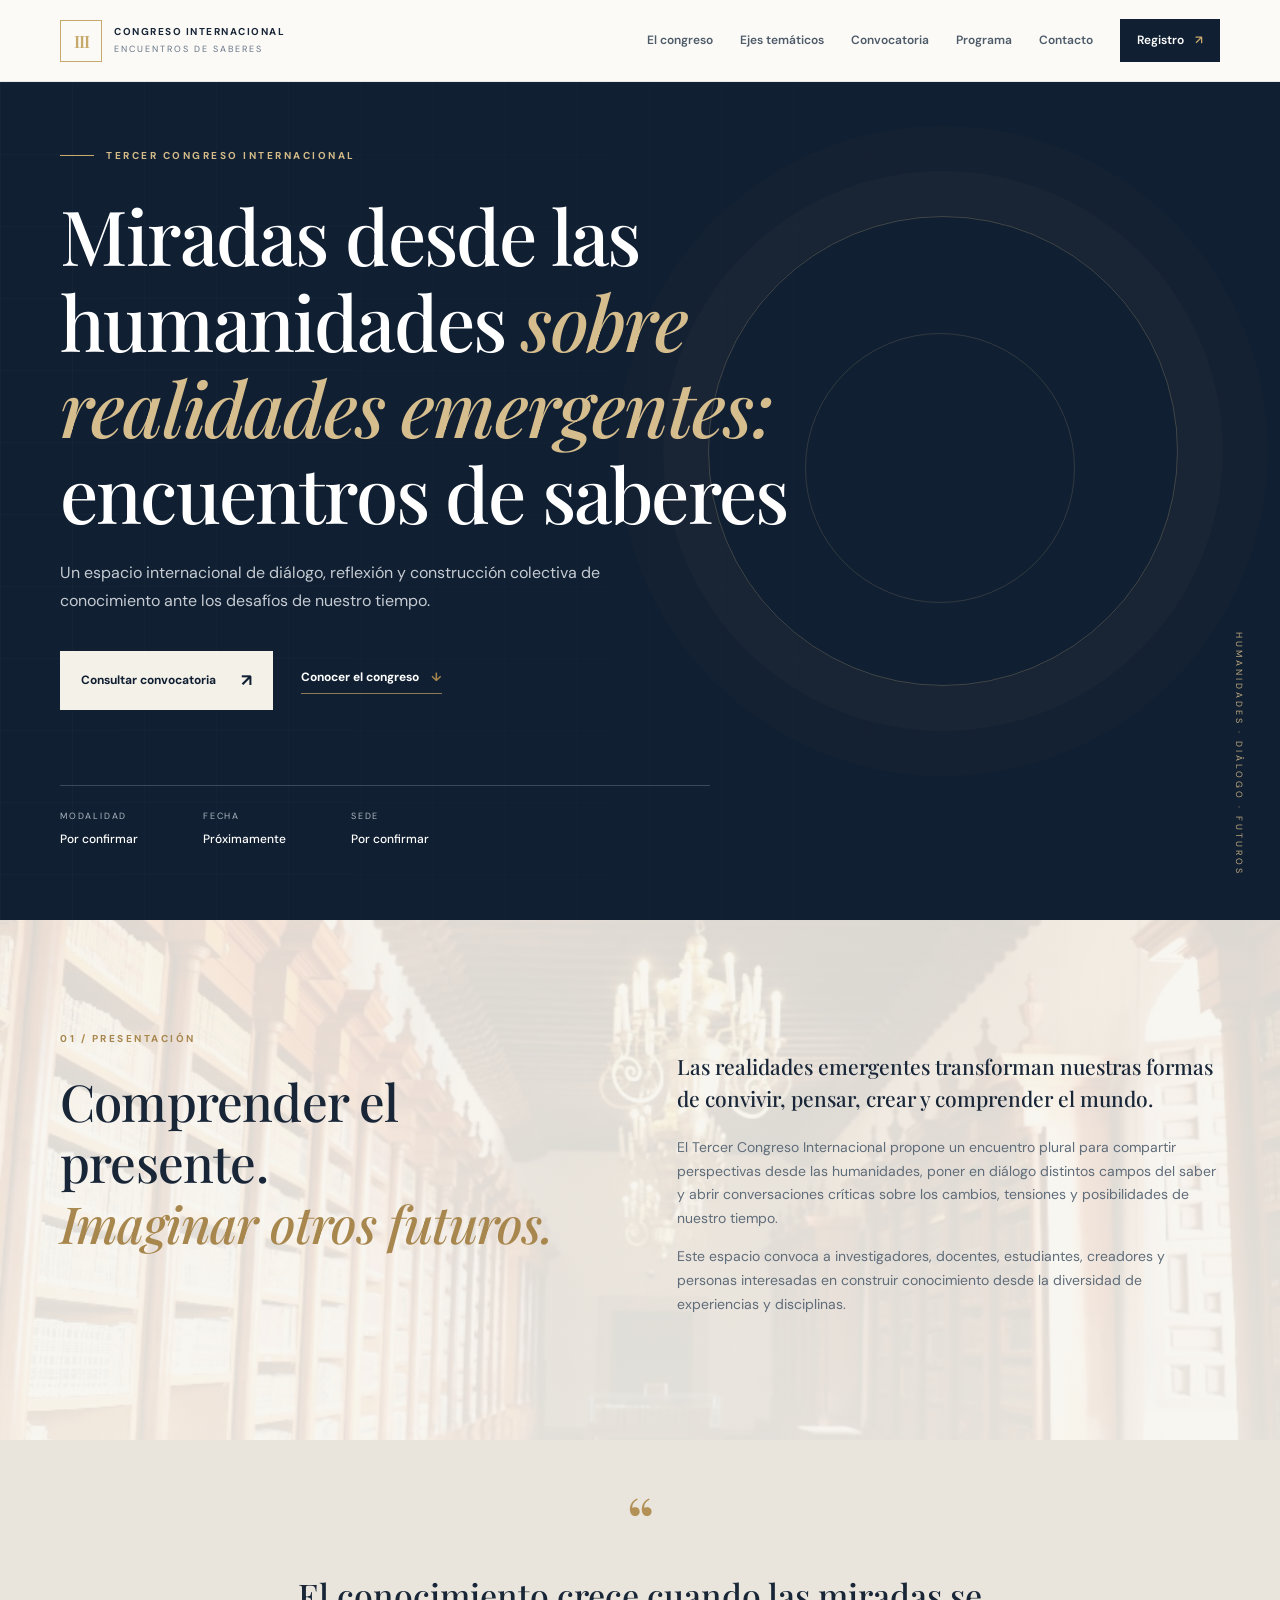
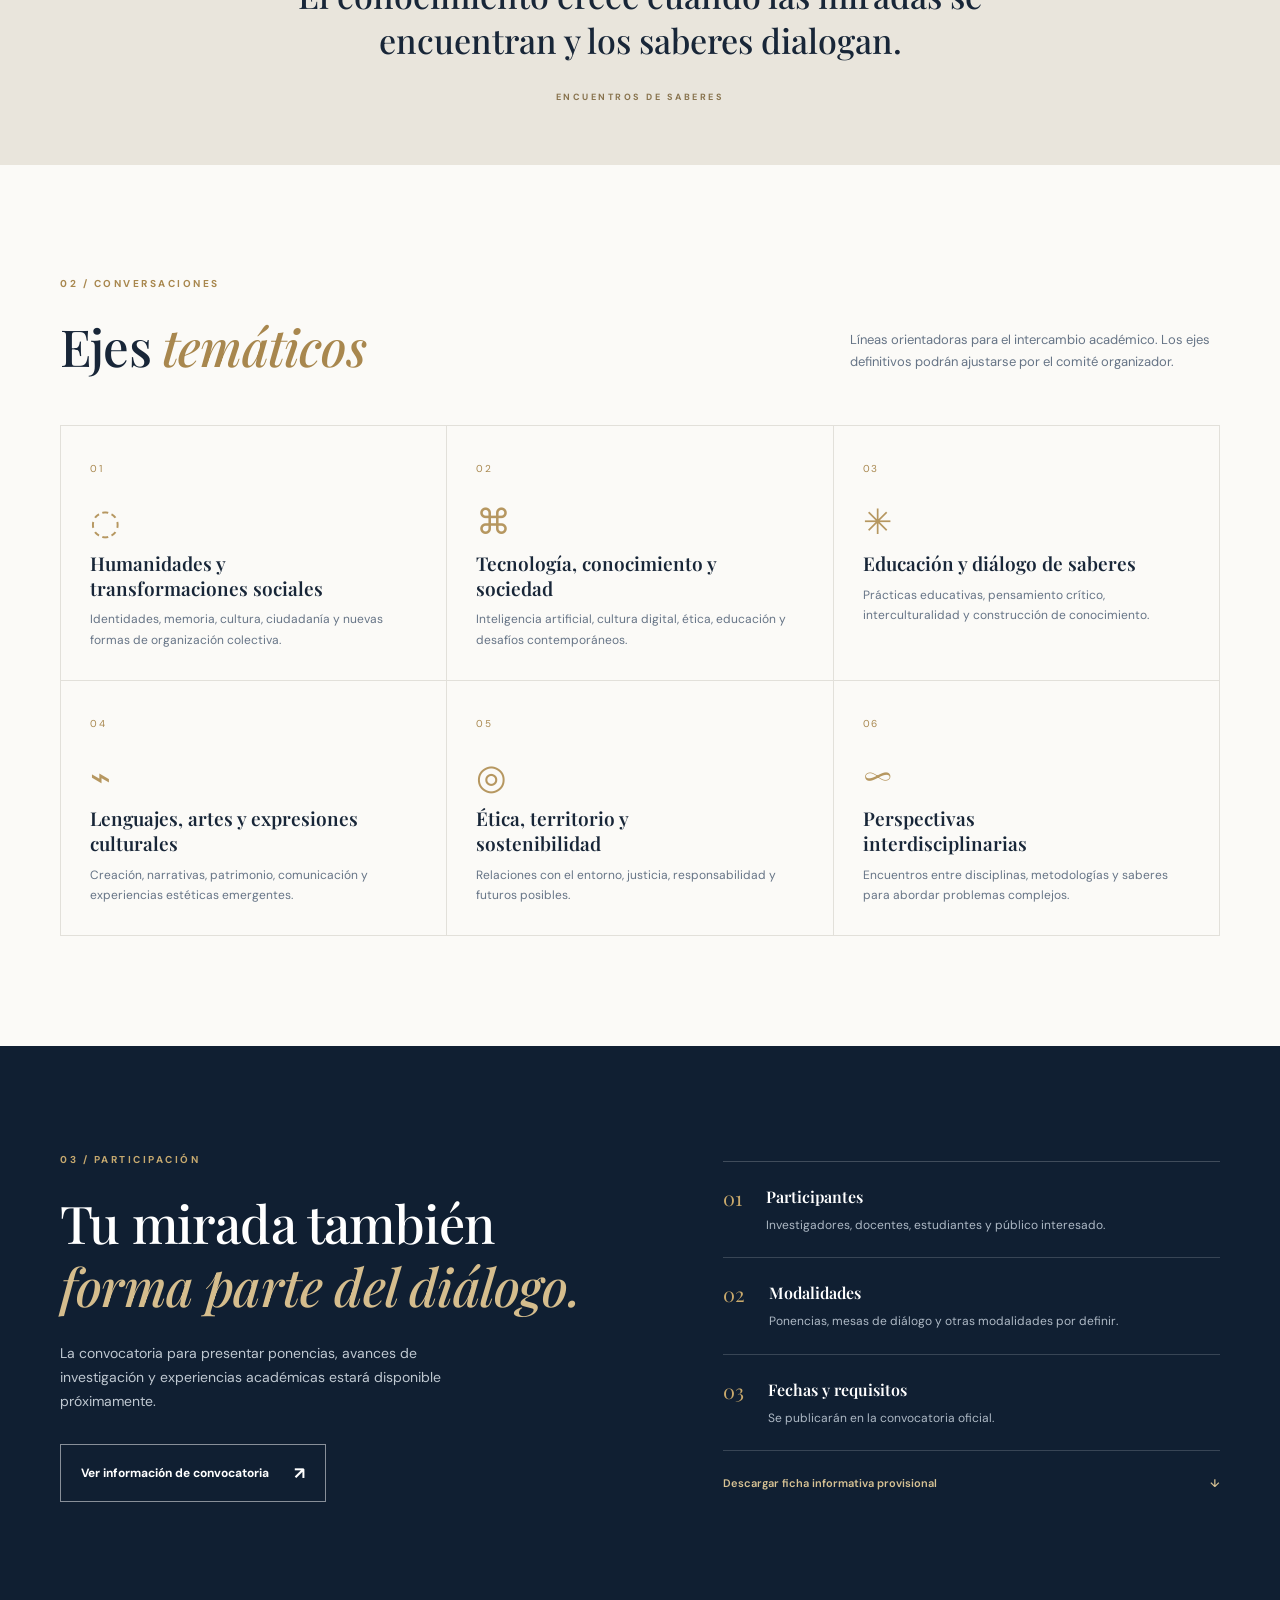
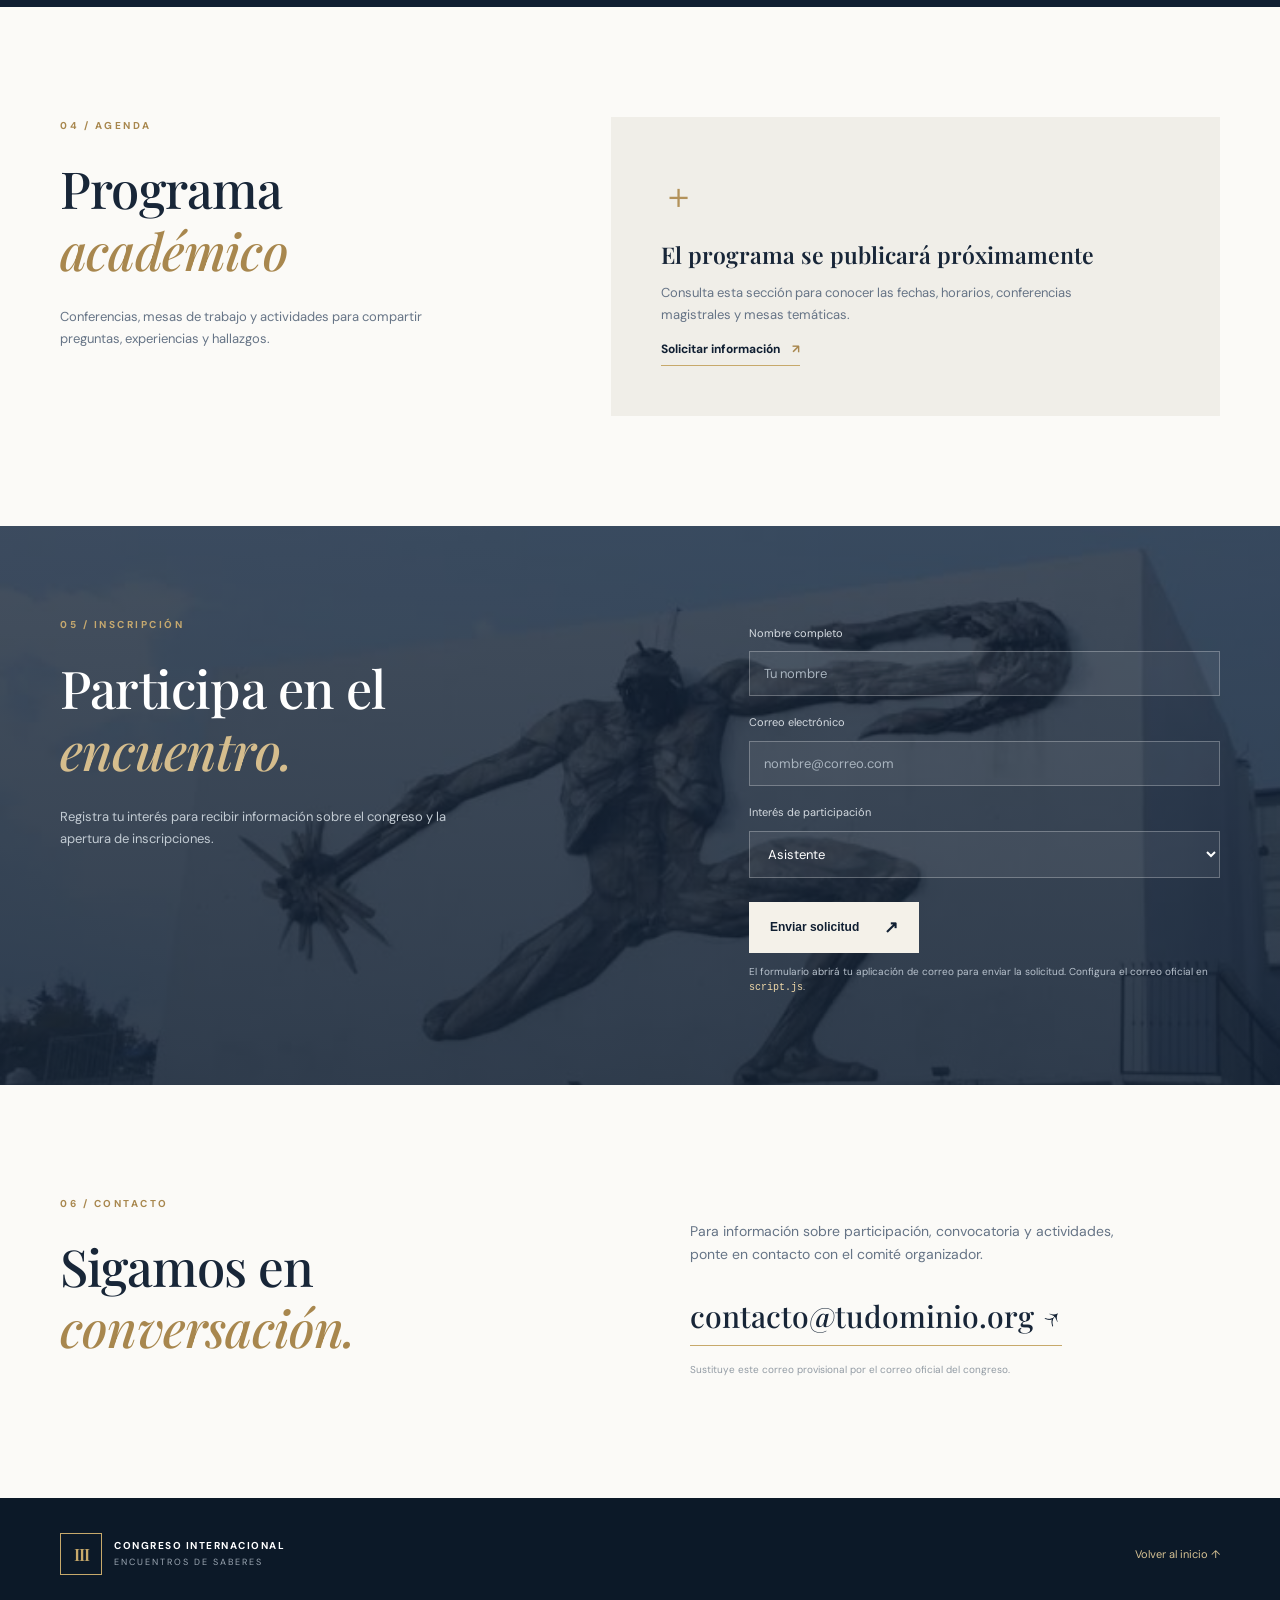
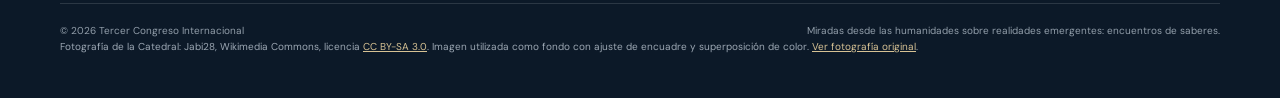
<file: index.html>
<!doctype html>
<html lang="es">
<head>
  <meta charset="utf-8">
  <meta name="viewport" content="width=device-width, initial-scale=1">
  <meta name="description" content="Tercer Congreso Internacional. Miradas desde las humanidades sobre realidades emergentes: encuentros de saberes.">
  <meta name="theme-color" content="#101f32">
  <title>Tercer Congreso Internacional | Encuentros de saberes</title>
  <link rel="icon" href="assets/favicon.svg" type="image/svg+xml">
  <link rel="preconnect" href="https://fonts.googleapis.com">
  <link rel="preconnect" href="https://fonts.gstatic.com" crossorigin>
  <link href="https://fonts.googleapis.com/css2?family=DM+Sans:wght@400;500;600;700&family=Playfair+Display:wght@500;600;700&display=swap" rel="stylesheet">
  <link rel="stylesheet" href="styles.css">
</head>
<body>
  <a class="skip-link" href="#contenido">Saltar al contenido</a>
  <header class="site-header">
    <div class="container nav-wrap">
      <a class="brand" href="#inicio" aria-label="Inicio del congreso">
        <span class="brand-mark">III</span>
        <span class="brand-copy"><strong>CONGRESO INTERNACIONAL</strong><small>ENCUENTROS DE SABERES</small></span>
      </a>
      <button class="menu-toggle" aria-label="Abrir menú" aria-expanded="false" aria-controls="main-nav"><span></span><span></span><span></span></button>
      <nav id="main-nav" class="main-nav" aria-label="Navegación principal">
        <a href="#presentacion">El congreso</a>
        <a href="#ejes">Ejes temáticos</a>
        <a href="#convocatoria">Convocatoria</a>
        <a href="#programa">Programa</a>
        <a href="#contacto">Contacto</a>
        <a class="nav-cta" href="#registro">Registro <span aria-hidden="true">↗</span></a>
      </nav>
    </div>
  </header>

  <main id="contenido">
    <section class="hero" id="inicio">
      <div class="hero-grid"></div>
      <div class="container hero-content">
        <div class="eyebrow"><span class="eyebrow-line"></span> TERCER CONGRESO INTERNACIONAL</div>
        <h1>Miradas desde las humanidades <em>sobre realidades emergentes:</em> encuentros de saberes</h1>
        <p class="hero-lead">Un espacio internacional de diálogo, reflexión y construcción colectiva de conocimiento ante los desafíos de nuestro tiempo.</p>
        <div class="hero-actions">
          <a class="button button-light" href="#convocatoria">Consultar convocatoria <span>↗</span></a>
          <a class="text-link text-link-light" href="#presentacion">Conocer el congreso <span>↓</span></a>
        </div>
        <div class="hero-meta">
          <div><span class="meta-label">MODALIDAD</span><strong>Por confirmar</strong></div>
          <div><span class="meta-label">FECHA</span><strong>Próximamente</strong></div>
          <div><span class="meta-label">SEDE</span><strong>Por confirmar</strong></div>
        </div>
      </div>
      <div class="hero-side-note">HUMANIDADES · DIÁLOGO · FUTUROS</div>
      <div class="hero-orb orb-one"></div><div class="hero-orb orb-two"></div>
    </section>

    <section class="intro section-pad" id="presentacion">
      <div class="container intro-grid">
        <div>
          <p class="section-kicker">01 / PRESENTACIÓN</p>
          <h2>Comprender el presente.<br><em>Imaginar otros futuros.</em></h2>
        </div>
        <div class="intro-copy">
          <p class="lead">Las realidades emergentes transforman nuestras formas de convivir, pensar, crear y comprender el mundo.</p>
          <p>El Tercer Congreso Internacional propone un encuentro plural para compartir perspectivas desde las humanidades, poner en diálogo distintos campos del saber y abrir conversaciones críticas sobre los cambios, tensiones y posibilidades de nuestro tiempo.</p>
          <p>Este espacio convoca a investigadores, docentes, estudiantes, creadores y personas interesadas en construir conocimiento desde la diversidad de experiencias y disciplinas.</p>
        </div>
      </div>
    </section>

    <section class="theme-band">
      <div class="container theme-band-inner">
        <span class="quote-mark">“</span>
        <p>El conocimiento crece cuando las miradas se encuentran y los saberes dialogan.</p>
        <span class="band-caption">ENCUENTROS DE SABERES</span>
      </div>
    </section>

    <section class="topics section-pad" id="ejes">
      <div class="container">
        <div class="section-heading">
          <div><p class="section-kicker">02 / CONVERSACIONES</p><h2>Ejes <em>temáticos</em></h2></div>
          <p class="section-description">Líneas orientadoras para el intercambio académico. Los ejes definitivos podrán ajustarse por el comité organizador.</p>
        </div>
        <div class="topic-grid">
          <article class="topic-card"><span class="topic-no">01</span><div class="topic-symbol">◌</div><h3>Humanidades y transformaciones sociales</h3><p>Identidades, memoria, cultura, ciudadanía y nuevas formas de organización colectiva.</p></article>
          <article class="topic-card"><span class="topic-no">02</span><div class="topic-symbol">⌘</div><h3>Tecnología, conocimiento y sociedad</h3><p>Inteligencia artificial, cultura digital, ética, educación y desafíos contemporáneos.</p></article>
          <article class="topic-card"><span class="topic-no">03</span><div class="topic-symbol">✳</div><h3>Educación y diálogo de saberes</h3><p>Prácticas educativas, pensamiento crítico, interculturalidad y construcción de conocimiento.</p></article>
          <article class="topic-card"><span class="topic-no">04</span><div class="topic-symbol">⌁</div><h3>Lenguajes, artes y expresiones culturales</h3><p>Creación, narrativas, patrimonio, comunicación y experiencias estéticas emergentes.</p></article>
          <article class="topic-card"><span class="topic-no">05</span><div class="topic-symbol">◎</div><h3>Ética, territorio y sostenibilidad</h3><p>Relaciones con el entorno, justicia, responsabilidad y futuros posibles.</p></article>
          <article class="topic-card"><span class="topic-no">06</span><div class="topic-symbol">∞</div><h3>Perspectivas interdisciplinarias</h3><p>Encuentros entre disciplinas, metodologías y saberes para abordar problemas complejos.</p></article>
        </div>
      </div>
    </section>

    <section class="call-section section-pad" id="convocatoria">
      <div class="container call-grid">
        <div class="call-copy">
          <p class="section-kicker section-kicker-light">03 / PARTICIPACIÓN</p>
          <h2>Tu mirada también<br><em>forma parte del diálogo.</em></h2>
          <p>La convocatoria para presentar ponencias, avances de investigación y experiencias académicas estará disponible próximamente.</p>
          <a class="button button-outline" href="convocatoria.html">Ver información de convocatoria <span>↗</span></a>
        </div>
        <div class="call-details">
          <div class="detail-row"><span>01</span><div><strong>Participantes</strong><p>Investigadores, docentes, estudiantes y público interesado.</p></div></div>
          <div class="detail-row"><span>02</span><div><strong>Modalidades</strong><p>Ponencias, mesas de diálogo y otras modalidades por definir.</p></div></div>
          <div class="detail-row"><span>03</span><div><strong>Fechas y requisitos</strong><p>Se publicarán en la convocatoria oficial.</p></div></div>
          <a class="download-link" href="assets/convocatoria-placeholder.txt" download>Descargar ficha informativa provisional <span>↓</span></a>
        </div>
      </div>
    </section>

    <section class="program section-pad" id="programa">
      <div class="container program-grid">
        <div><p class="section-kicker">04 / AGENDA</p><h2>Programa <em>académico</em></h2><p class="section-description">Conferencias, mesas de trabajo y actividades para compartir preguntas, experiencias y hallazgos.</p></div>
        <div class="program-placeholder">
          <div class="program-icon">＋</div><h3>El programa se publicará próximamente</h3><p>Consulta esta sección para conocer las fechas, horarios, conferencias magistrales y mesas temáticas.</p>
          <a class="text-link" href="#contacto">Solicitar información <span>↗</span></a>
        </div>
      </div>
    </section>

    <section class="register-section" id="registro">
      <div class="container register-grid">
        <div><p class="section-kicker section-kicker-light">05 / INSCRIPCIÓN</p><h2>Participa en el<br><em>encuentro.</em></h2><p>Registra tu interés para recibir información sobre el congreso y la apertura de inscripciones.</p></div>
        <form class="interest-form" id="interest-form">
          <label for="full-name">Nombre completo</label><input id="full-name" name="nombre" autocomplete="name" required placeholder="Tu nombre">
          <label for="email">Correo electrónico</label><input id="email" name="correo" type="email" autocomplete="email" required placeholder="nombre@correo.com">
          <label for="participation">Interés de participación</label>
          <select id="participation" name="participacion"><option>Asistente</option><option>Ponente</option><option>Conferencista</option><option>Estudiante</option><option>Otro</option></select>
          <button class="button button-light" type="submit">Enviar solicitud <span>↗</span></button>
          <p class="form-note" id="form-note">El formulario abrirá tu aplicación de correo para enviar la solicitud. Configura el correo oficial en <code>script.js</code>.</p>
        </form>
      </div>
    </section>

    <section class="contact section-pad" id="contacto">
      <div class="container contact-grid">
        <div><p class="section-kicker">06 / CONTACTO</p><h2>Sigamos en <em>conversación.</em></h2></div>
        <div class="contact-info"><p>Para información sobre participación, convocatoria y actividades, ponte en contacto con el comité organizador.</p><a href="mailto:contacto@tudominio.org" class="contact-email" id="contact-email">contacto@tudominio.org <span>↗</span></a><p class="small-note">Sustituye este correo provisional por el correo oficial del congreso.</p></div>
      </div>
    </section>
  </main>

  <footer class="site-footer">
    <div class="container footer-top"><a class="brand brand-footer" href="#inicio"><span class="brand-mark">III</span><span class="brand-copy"><strong>CONGRESO INTERNACIONAL</strong><small>ENCUENTROS DE SABERES</small></span></a><a href="#inicio" class="back-top">Volver al inicio ↑</a></div>
    <div class="container footer-bottom"><span>© <span id="year"></span> Tercer Congreso Internacional</span><span>Miradas desde las humanidades sobre realidades emergentes: encuentros de saberes.</span></div>
    <div class="container image-credit">Fotografía de la Catedral: Jabi28, Wikimedia Commons, licencia <a href="https://creativecommons.org/licenses/by-sa/3.0/" target="_blank" rel="noopener">CC BY-SA 3.0</a>. Imagen utilizada como fondo con ajuste de encuadre y superposición de color. <a href="https://commons.wikimedia.org/wiki/File:Catedral_Bas%C3%ADlica_de_Zacatecas,_Zacatecas.jpg" target="_blank" rel="noopener">Ver fotografía original</a>.</div>
  </footer>
  <script src="script.js"></script>
</body>
</html>
</file>
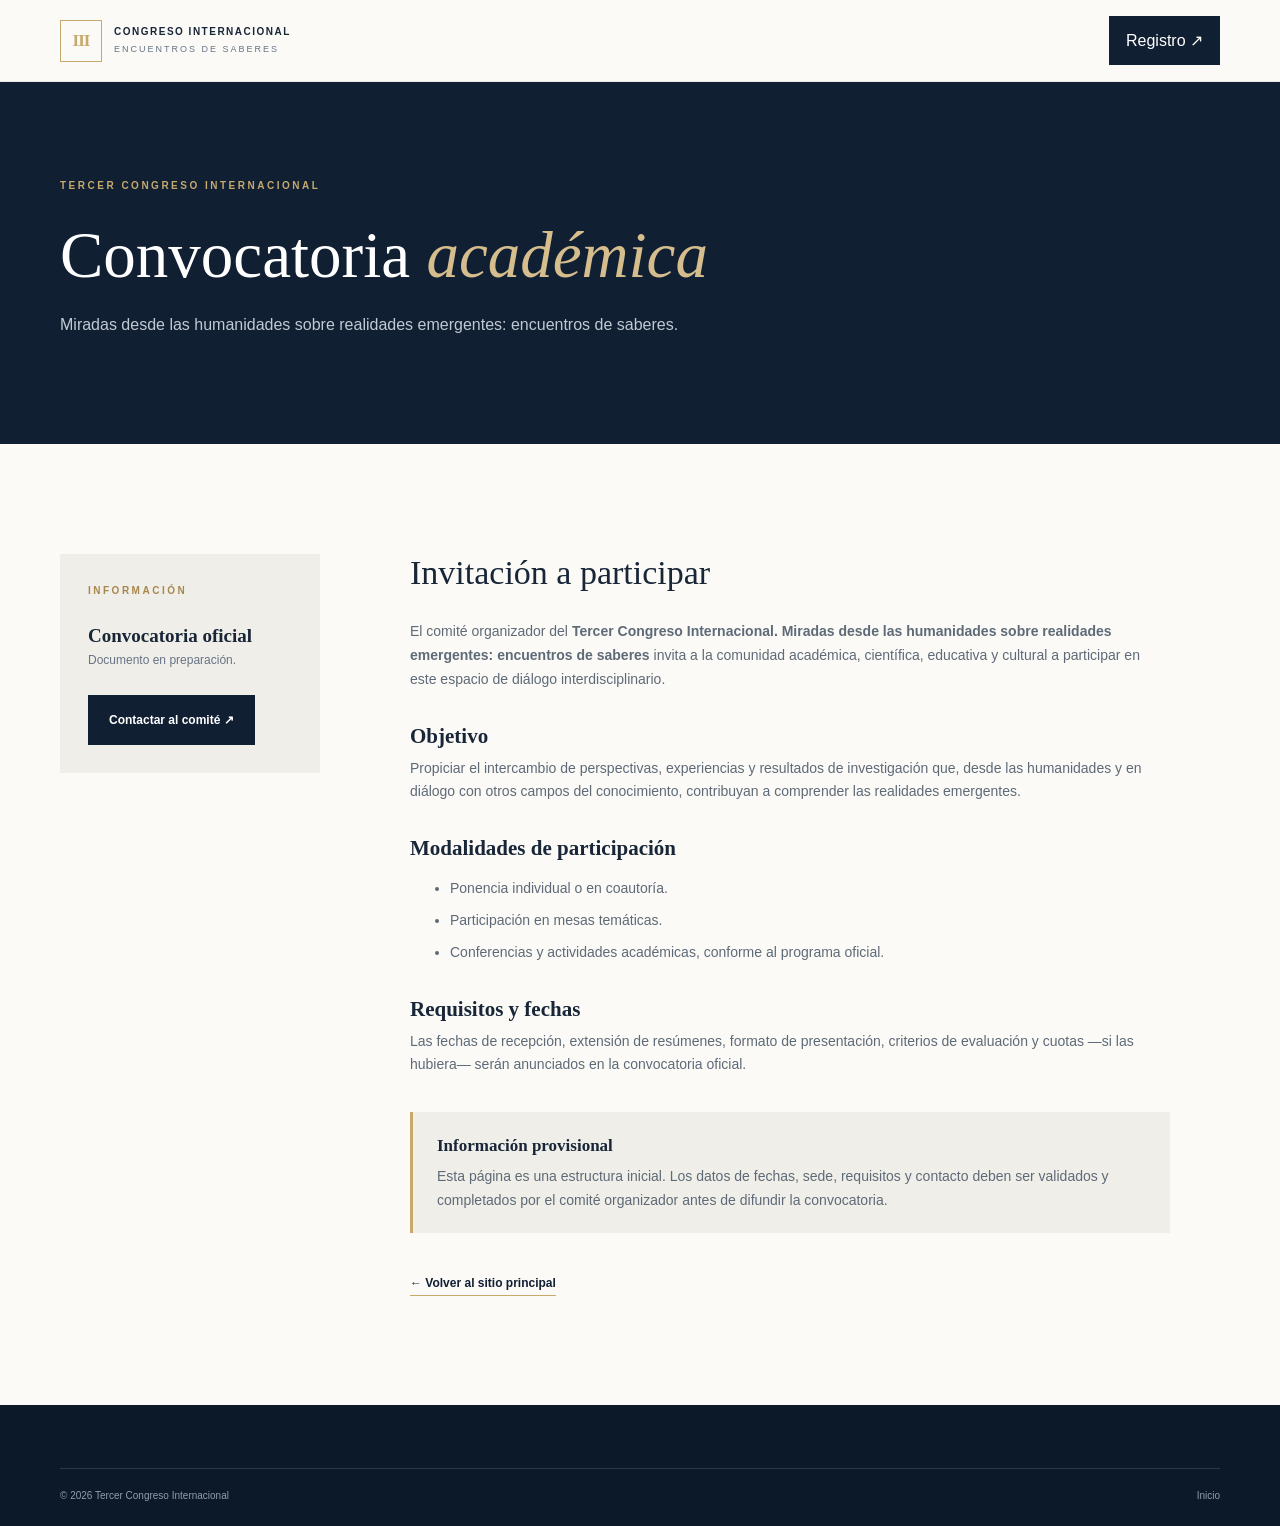
<file: convocatoria.html>
<!doctype html>
<html lang="es">
<head>
  <meta charset="utf-8"><meta name="viewport" content="width=device-width, initial-scale=1">
  <meta name="description" content="Información de convocatoria del Tercer Congreso Internacional.">
  <meta name="theme-color" content="#101f32">
  <title>Convocatoria | Tercer Congreso Internacional</title>
  <link rel="icon" href="assets/favicon.svg" type="image/svg+xml"><link rel="stylesheet" href="styles.css">
</head>
<body>
<header class="site-header"><div class="container nav-wrap"><a class="brand" href="index.html"><span class="brand-mark">III</span><span class="brand-copy"><strong>CONGRESO INTERNACIONAL</strong><small>ENCUENTROS DE SABERES</small></span></a><a class="nav-cta" href="index.html#registro">Registro ↗</a></div></header>
<main>
<section class="page-hero"><div class="container"><p class="section-kicker section-kicker-light">TERCER CONGRESO INTERNACIONAL</p><h1>Convocatoria <em>académica</em></h1><p>Miradas desde las humanidades sobre realidades emergentes: encuentros de saberes.</p></div></section>
<section class="section-pad"><div class="container document-layout">
<aside class="document-aside"><p class="section-kicker">INFORMACIÓN</p><strong>Convocatoria oficial</strong><p>Documento en preparación.</p><a class="button button-dark" href="index.html#contacto">Contactar al comité ↗</a></aside>
<div class="document-content">
<h2>Invitación a participar</h2>
<p>El comité organizador del <strong>Tercer Congreso Internacional. Miradas desde las humanidades sobre realidades emergentes: encuentros de saberes</strong> invita a la comunidad académica, científica, educativa y cultural a participar en este espacio de diálogo interdisciplinario.</p>
<h3>Objetivo</h3><p>Propiciar el intercambio de perspectivas, experiencias y resultados de investigación que, desde las humanidades y en diálogo con otros campos del conocimiento, contribuyan a comprender las realidades emergentes.</p>
<h3>Modalidades de participación</h3><ul><li>Ponencia individual o en coautoría.</li><li>Participación en mesas temáticas.</li><li>Conferencias y actividades académicas, conforme al programa oficial.</li></ul>
<h3>Requisitos y fechas</h3><p>Las fechas de recepción, extensión de resúmenes, formato de presentación, criterios de evaluación y cuotas —si las hubiera— serán anunciados en la convocatoria oficial.</p>
<div class="notice"><strong>Información provisional</strong><p>Esta página es una estructura inicial. Los datos de fechas, sede, requisitos y contacto deben ser validados y completados por el comité organizador antes de difundir la convocatoria.</p></div>
<a class="text-link" href="index.html">← Volver al sitio principal</a>
</div></div></section>
</main>
<footer class="site-footer"><div class="container footer-bottom"><span>© <span id="year"></span> Tercer Congreso Internacional</span><a href="index.html">Inicio</a></div></footer><script src="script.js"></script>
</body></html>
</file>
<file: styles.css>
/* Tercer Congreso Internacional — estilos editables */
:root{--navy:#101f32;--navy-2:#172d45;--ink:#182638;--muted:#667486;--gold:#c7a96b;--cream:#f5f3ee;--paper:#fbfaf7;--line:#e2e0da;--white:#fff;--serif:"Playfair Display",Georgia,serif;--sans:"DM Sans",Arial,sans-serif;--max:1160px}
*{box-sizing:border-box}html{scroll-behavior:smooth;scroll-padding-top:88px}body{margin:0;background:var(--paper);color:var(--ink);font-family:var(--sans);font-size:16px;line-height:1.7}a{color:inherit;text-decoration:none}.container{width:min(var(--max),calc(100% - 48px));margin-inline:auto}.skip-link{position:absolute;left:-9999px;top:0;background:#fff;padding:10px;z-index:99}.skip-link:focus{left:10px}.site-header{height:82px;background:rgba(251,250,247,.96);border-bottom:1px solid rgba(20,35,52,.08);position:sticky;top:0;z-index:20;backdrop-filter:blur(12px)}.nav-wrap{height:100%;display:flex;align-items:center;justify-content:space-between}.brand{display:flex;align-items:center;gap:12px}.brand-mark{width:42px;height:42px;display:grid;place-items:center;border:1px solid var(--gold);color:var(--gold);font:600 17px var(--serif);letter-spacing:-1px}.brand-copy{display:grid;line-height:1.25}.brand-copy strong{font-size:10px;letter-spacing:1.5px}.brand-copy small{font-size:9px;color:var(--muted);letter-spacing:2px;margin-top:5px}.main-nav{display:flex;align-items:center;gap:27px;font-size:12px;font-weight:600}.main-nav>a:not(.nav-cta){color:#4d5a68}.main-nav>a:hover,.text-link:hover{color:#a17e3d}.nav-cta{padding:11px 17px;background:var(--navy);color:white!important}.nav-cta span{color:var(--gold);margin-left:8px}.menu-toggle{display:none;background:none;border:0;padding:8px}.menu-toggle span{display:block;width:23px;height:2px;background:var(--navy);margin:5px}
.hero{min-height:680px;background:var(--navy) url('https://upload.wikimedia.org/wikipedia/commons/4/40/Catedral_Bas%C3%ADlica_de_Zacatecas%2C_Zacatecas.jpg') center 42%/cover no-repeat;color:white;position:relative;overflow:hidden;display:flex;align-items:center}.hero:before{content:"";position:absolute;inset:0;background:linear-gradient(90deg,rgba(16,31,50,.94) 0%,rgba(16,31,50,.82) 54%,rgba(16,31,50,.40) 100%)}.hero-grid{position:absolute;inset:0;opacity:.15;background-image:linear-gradient(rgba(255,255,255,.13) 1px,transparent 1px),linear-gradient(90deg,rgba(255,255,255,.13) 1px,transparent 1px);background-size:72px 72px;mask-image:linear-gradient(90deg,black,transparent 85%)}.hero-content{position:relative;z-index:2;padding-top:65px;padding-bottom:70px}.eyebrow,.section-kicker{font-size:10px;letter-spacing:2.5px;font-weight:700;color:#a8874e;display:flex;align-items:center;gap:12px}.eyebrow{color:#d4bb88}.eyebrow-line{width:34px;height:1px;background:var(--gold)}h1,h2,h3,p{margin-top:0}.hero h1{font:500 clamp(42px,6.2vw,76px)/1.13 var(--serif);max-width:850px;letter-spacing:-1.8px;margin:28px 0 23px}.hero h1 em,h2 em{font-weight:500;color:#d5bd8d}.hero-lead{font-size:16px;color:#c5cbd2;max-width:570px;line-height:1.8}.hero-actions{display:flex;align-items:center;gap:28px;margin-top:35px}.button{display:inline-flex;align-items:center;justify-content:center;gap:25px;padding:14px 20px;font-size:12px;font-weight:700;border:1px solid transparent;transition:.2s}.button span{font-size:17px}.button-light{background:#f4f1e9;color:var(--navy)}.button-light:hover{background:#d8c39a}.text-link{font-size:12px;font-weight:700;color:var(--navy);border-bottom:1px solid var(--gold);padding-bottom:5px}.text-link span{margin-left:9px;color:#a8874e}.text-link-light{color:white;border-color:#8e7955}.hero-meta{display:flex;gap:65px;margin-top:75px;padding-top:23px;border-top:1px solid rgba(255,255,255,.19);max-width:650px}.hero-meta div{display:grid;gap:5px}.meta-label{font-size:9px;letter-spacing:1.8px;color:#aeb8c3}.hero-meta strong{font-size:12px;font-weight:500;color:#fff}.hero-side-note{position:absolute;right:34px;bottom:44px;writing-mode:vertical-rl;font-size:9px;letter-spacing:3px;color:#bca77e}.hero-orb{position:absolute;border:1px solid rgba(211,185,133,.25);border-radius:50%;z-index:1}.orb-one{width:470px;height:470px;right:8%;top:16%;box-shadow:0 0 0 45px rgba(199,169,107,.025),0 0 0 90px rgba(199,169,107,.02)}.orb-two{width:270px;height:270px;right:16%;top:30%;border-color:rgba(211,185,133,.17)}
.section-pad{padding:110px 0}.intro{background:linear-gradient(90deg,rgba(251,250,247,.97) 0%,rgba(251,250,247,.93) 48%,rgba(251,250,247,.78) 100%),url('assets/biblioteca.jpg') center 48%/cover no-repeat}.intro-grid{display:grid;grid-template-columns:1fr 1.05fr;gap:100px}.section-kicker{margin-bottom:24px}.intro h2,.section-heading h2,.program h2,.contact h2,.call-section h2,.register-section h2{font:500 clamp(34px,4.2vw,51px)/1.2 var(--serif);letter-spacing:-.8px;margin:0}.intro h2 em,.section-heading h2 em,.program h2 em,.contact h2 em{color:#a8874e}.intro-copy{padding-top:20px;color:#5f6c79;font-size:14px}.intro-copy .lead{font:500 21px/1.55 var(--serif);color:var(--ink)}.theme-band{background:#e9e5dc;padding:56px 0}.theme-band-inner{position:relative;text-align:center;max-width:790px}.quote-mark{font:70px/0.7 var(--serif);color:#b39156}.theme-band p{font:500 clamp(24px,3vw,34px)/1.35 var(--serif);margin:15px 0 17px}.band-caption{font-size:9px;letter-spacing:2.5px;color:#88734e;font-weight:700}
.topics{background:#fbfaf7}.section-heading{display:flex;justify-content:space-between;align-items:end;gap:50px;margin-bottom:48px}.section-description{max-width:370px;color:var(--muted);font-size:13px;margin-bottom:4px}.topic-grid{display:grid;grid-template-columns:repeat(3,1fr);border-top:1px solid var(--line);border-left:1px solid var(--line)}.topic-card{min-height:245px;padding:27px 29px 30px;border-right:1px solid var(--line);border-bottom:1px solid var(--line);position:relative;transition:.25s}.topic-card:hover{background:#f2efe8;transform:translateY(-3px)}.topic-no{font-size:10px;letter-spacing:1.5px;color:#a8874e}.topic-symbol{font:35px var(--serif);color:#b69760;margin:16px 0 8px}.topic-card h3{font:600 19px/1.3 var(--serif);max-width:280px;margin-bottom:9px}.topic-card p{font-size:12px;line-height:1.7;color:var(--muted);margin:0}
.call-section{background:var(--navy);color:white;padding:105px 0}.call-grid{display:grid;grid-template-columns:1fr .9fr;gap:110px}.section-kicker-light{color:#c6a96f}.call-section h2,.register-section h2{font-size:clamp(36px,4.3vw,52px)}.call-section h2 em,.register-section h2 em{color:#d5bd8d}.call-copy>p:not(.section-kicker){color:#bfc8d1;max-width:440px;font-size:14px;margin:25px 0 30px}.button-outline{border-color:rgba(255,255,255,.5);color:white}.button-outline:hover{background:#fff;color:var(--navy)}.call-details{border-top:1px solid rgba(255,255,255,.2);align-self:center}.detail-row{display:flex;gap:24px;padding:22px 0;border-bottom:1px solid rgba(255,255,255,.17)}.detail-row>span{font:20px var(--serif);color:#c9a96c}.detail-row strong{font:600 16px var(--serif)}.detail-row p{color:#aeb9c5;font-size:12px;margin:4px 0 0}.download-link{display:flex;justify-content:space-between;padding-top:23px;font-size:11px;color:#d7c294;font-weight:600}
.program-grid{display:grid;grid-template-columns:.85fr 1.15fr;gap:100px}.program .section-description{margin-top:25px}.program-placeholder{background:#f0eee8;padding:50px;min-height:280px;display:flex;flex-direction:column;align-items:flex-start;justify-content:center}.program-icon{font-size:35px;color:#b3925a}.program-placeholder h3{font:600 23px var(--serif);margin:12px 0}.program-placeholder p{font-size:13px;color:var(--muted);max-width:430px}.register-section{background:linear-gradient(90deg,rgba(25,43,62,.96),rgba(25,43,62,.82)),url('assets/prometeo.jpeg') center 38%/cover no-repeat;color:white;padding:90px 0}.register-grid{display:grid;grid-template-columns:1fr .8fr;gap:100px}.register-section>div>div>p:not(.section-kicker){color:#c2cbd3;max-width:400px;font-size:13px;margin-top:25px}.interest-form{display:grid;gap:9px}.interest-form label{font-size:11px;color:#d5dbe1;margin-top:8px}.interest-form input,.interest-form select{width:100%;padding:13px 14px;border:1px solid rgba(255,255,255,.27);background:rgba(255,255,255,.06);color:white;font:13px var(--sans);border-radius:0;outline:none}.interest-form input::placeholder{color:#a9b4bf}.interest-form select option{color:#182638}.interest-form input:focus,.interest-form select:focus{border-color:#d5bd8d}.interest-form button{margin-top:15px;justify-self:start}.form-note{font-size:10px;color:#b9c3ce;line-height:1.5;margin:2px 0 0}.form-note code{color:#f0d9a9}
.contact-grid{display:grid;grid-template-columns:1fr 1fr;gap:100px}.contact-info{padding-top:25px}.contact-info>p{font-size:14px;color:var(--muted);max-width:450px}.contact-email{font:500 clamp(20px,3vw,30px) var(--serif);border-bottom:1px solid var(--gold);padding-bottom:9px;display:inline-block;margin:15px 0}.contact-email span{color:#a8874e;font:16px var(--sans);margin-left:10px}.contact-info .small-note{font-size:10px;color:#929ba4}
.site-footer{background:#0c1928;color:#c4cbd2;padding:35px 0 22px}.footer-top,.footer-bottom{display:flex;justify-content:space-between;align-items:center}.brand-footer .brand-copy strong{color:#fff}.brand-footer .brand-copy small{color:#9ca7b3}.back-top{font-size:11px;color:#d7c294}.footer-bottom{border-top:1px solid rgba(255,255,255,.13);margin-top:28px;padding-top:18px;font-size:10px;color:#929eaa;gap:20px}
.page-hero{background:var(--navy);color:white;padding:95px 0 90px}.page-hero h1{font:500 clamp(42px,6vw,65px)/1.15 var(--serif);margin:18px 0}.page-hero h1 em{color:#d5bd8d}.page-hero p:last-child{color:#c1cad3;max-width:650px}.document-layout{display:grid;grid-template-columns:260px 1fr;gap:90px}.document-aside{background:#f0eee8;padding:28px;height:max-content}.document-aside strong{font:600 19px var(--serif)}.document-aside p:not(.section-kicker){font-size:12px;color:var(--muted)}.button-dark{background:var(--navy);color:white;margin-top:12px}.document-content{max-width:760px}.document-content h2{font:500 34px var(--serif)}.document-content h3{font:600 21px var(--serif);margin:32px 0 8px}.document-content p,.document-content li{font-size:14px;color:#5e6a77}.document-content li{margin:8px 0}.notice{background:#f0eee8;border-left:3px solid var(--gold);padding:20px 24px;margin:35px 0}.notice strong{font:600 17px var(--serif)}.notice p{margin:6px 0 0}
@media(max-width:900px){.main-nav{gap:15px}.main-nav>a{font-size:11px}.intro-grid,.call-grid,.program-grid,.register-grid,.contact-grid{gap:55px}.hero{min-height:620px}.orb-one{right:-12%}.topic-card{padding:22px}.document-layout{gap:45px}}
@media(max-width:700px){.container{width:min(100% - 36px,var(--max))}.site-header{height:72px}.menu-toggle{display:block}.main-nav{display:none;position:absolute;top:72px;left:0;right:0;background:var(--paper);padding:20px 24px 25px;box-shadow:0 14px 20px rgba(0,0,0,.08);align-items:stretch;flex-direction:column;gap:17px}.main-nav.open{display:flex}.main-nav>a{font-size:13px}.nav-cta{text-align:center}.hero{min-height:660px}.hero-content{padding-top:55px;padding-bottom:55px}.hero h1{font-size:43px;letter-spacing:-1px}.hero-lead{font-size:14px}.hero-actions{align-items:flex-start;flex-direction:column;gap:18px}.hero-meta{gap:20px;justify-content:space-between;margin-top:55px}.hero-meta strong{font-size:10px}.hero-side-note{display:none}.orb-one{width:300px;height:300px;right:-35%;top:36%}.orb-two{width:180px;height:180px;right:-10%;top:45%}.section-pad{padding:75px 0}.intro-grid,.call-grid,.program-grid,.register-grid,.contact-grid,.document-layout{grid-template-columns:1fr;gap:32px}.intro-copy{padding-top:0}.section-heading{display:block}.section-description{margin-top:20px}.topic-grid{grid-template-columns:1fr 1fr}.topic-card{min-height:240px;padding:20px}.topic-card h3{font-size:17px}.topic-card p{font-size:11px}.call-section{padding:75px 0}.program-placeholder{padding:30px}.register-section{padding:75px 0}.document-aside{order:2}.page-hero{padding:70px 0}.footer-top,.footer-bottom{align-items:flex-start;flex-direction:column;gap:18px}.footer-bottom{font-size:9px}.brand-copy strong{font-size:9px}}
@media(max-width:420px){.topic-grid{grid-template-columns:1fr}.topic-card{min-height:0}.hero h1{font-size:38px}.hero-meta{gap:10px}.meta-label{font-size:8px}.hero-meta strong{font-size:9px}}

.image-credit{padding:0 0 22px;color:#9ca7b3;font-size:10px;line-height:1.6}.image-credit a{color:#d7c294;text-decoration:underline}

/* =========================================
   FONDOS FOTOGRÁFICOS DEL CONGRESO
   ========================================= */

/* Biblioteca: presentación */
.intro {
    background-image:
        linear-gradient(
            rgba(247, 245, 239, 0.88),
            rgba(247, 245, 239, 0.91)
        ),
        url("assets/biblioteca.jpg");
    background-position: center;
    background-size: cover;
    background-repeat: no-repeat;
}

/* Prometeo: inscripción */
.register-section {
    background-image:
        linear-gradient(
            rgba(16, 31, 50, 0.78),
            rgba(16, 31, 50, 0.86)
        ),
        url("assets/prometeo.jpeg");
    background-position: center;
    background-size: cover;
    background-repeat: no-repeat;
}
</file>
